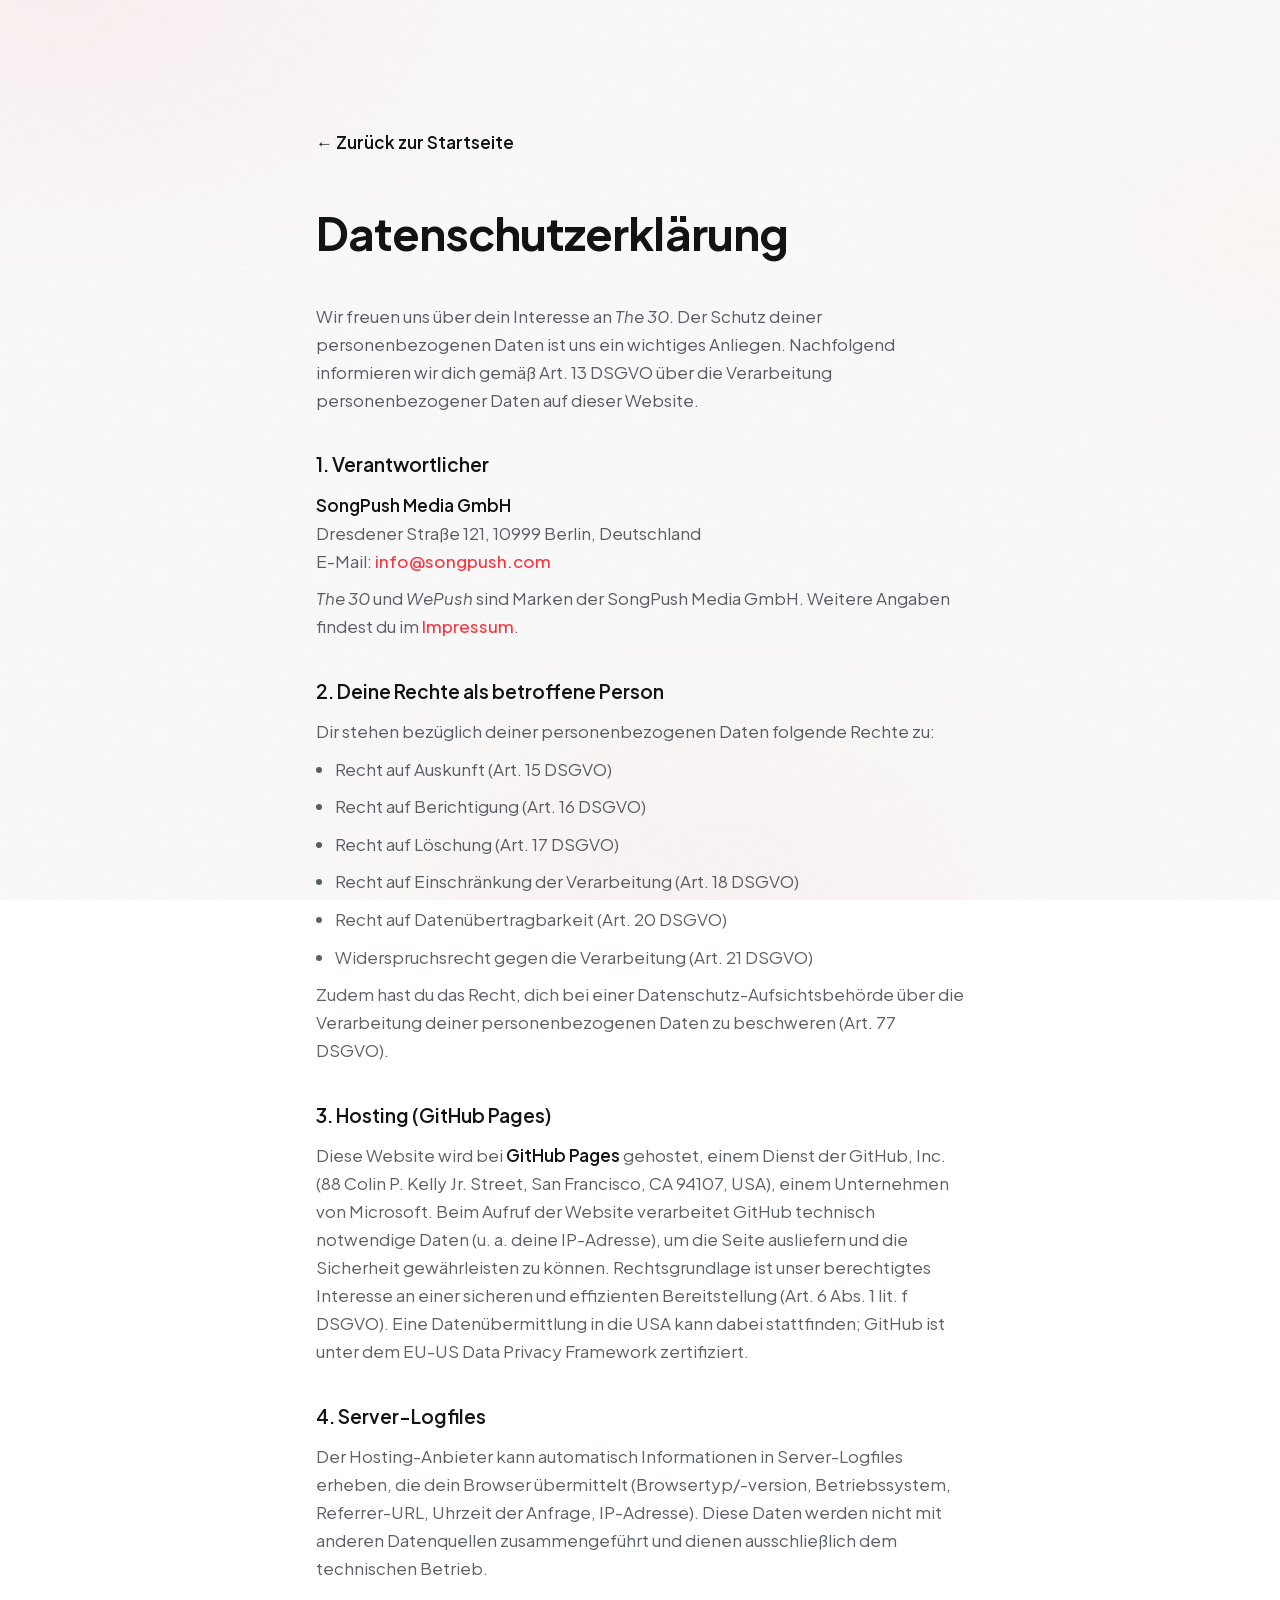
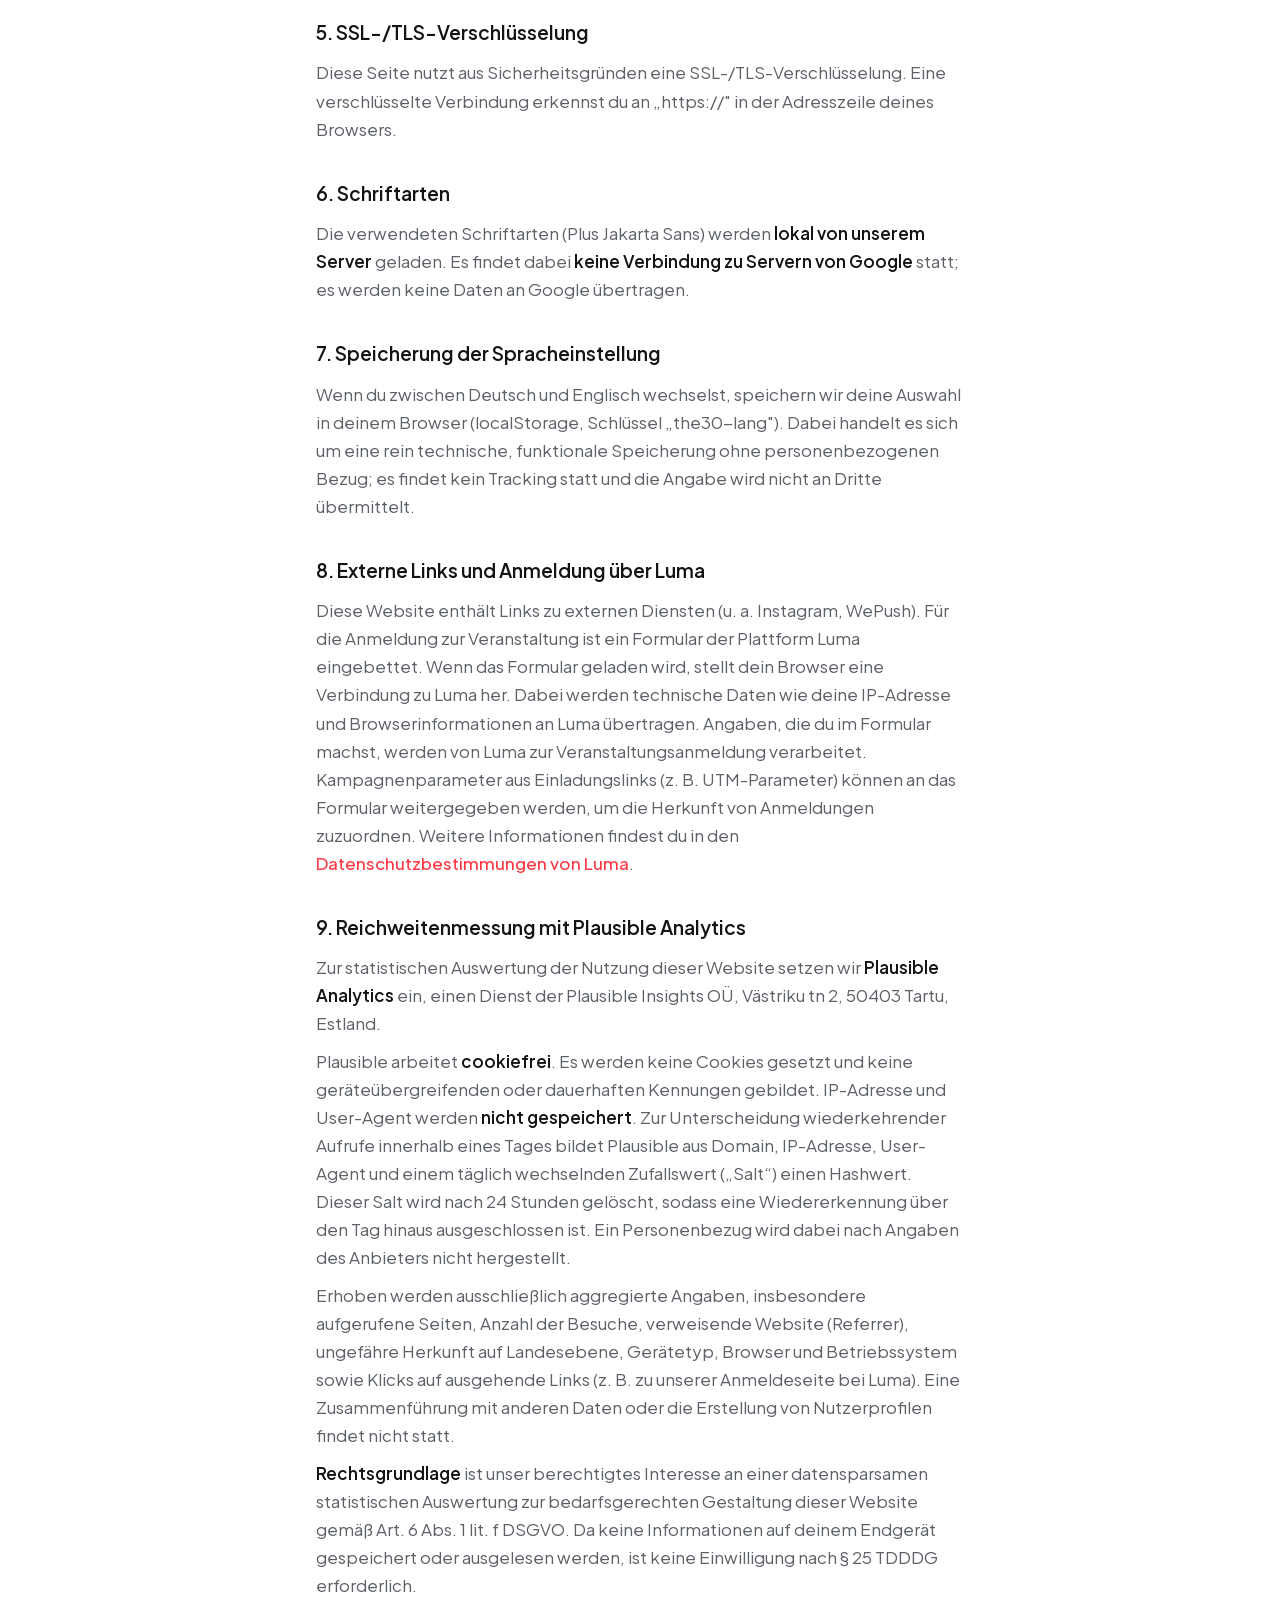
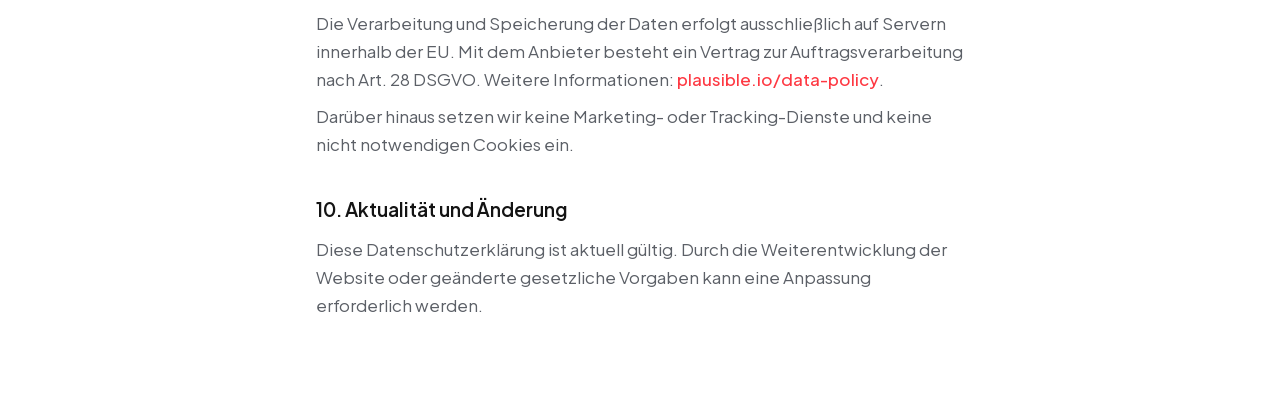
<file: datenschutz.html>
<!DOCTYPE html>
<html lang="de">
<head>
  <meta charset="UTF-8" />
  <meta name="viewport" content="width=device-width, initial-scale=1.0" />
  <title>Datenschutzerklärung — The 30</title>
  <meta name="robots" content="noindex" />
  <link rel="stylesheet" href="assets/fonts/jakarta.css" />
  <link rel="stylesheet" href="css/styles.css" />
  <!-- Favicons als echte Dateien: Google ignoriert Data-URI-Icons -->
  <link rel="icon" href="/favicon.ico" sizes="any" />
  <link rel="icon" type="image/png" sizes="48x48" href="/favicon-48.png" />
  <link rel="icon" type="image/png" sizes="96x96" href="/favicon-96.png" />
  <link rel="icon" type="image/png" sizes="192x192" href="/favicon-192.png" />
  <link rel="apple-touch-icon" sizes="180x180" href="/apple-touch-icon.png" />
  <style>
    .legal { max-width: 760px; margin-inline: auto; padding: 8rem var(--gutter) 5rem; }
    .legal h1 { font-weight: 700; letter-spacing: -0.02em; font-size: clamp(2rem, 5vw, 2.8rem); margin-bottom: 2rem; }
    .legal h2 { font-weight: 600; font-size: 1.2rem; margin: 2.2rem 0 0.6rem; }
    .legal p, .legal li { color: var(--ink-soft); margin-bottom: 0.6rem; }
    .legal ul { padding-left: 1.2rem; margin-bottom: 0.6rem; }
    .legal strong { color: var(--ink); font-weight: 600; }
    .legal a { color: var(--primary); font-weight: 500; }
    .legal .back { display: inline-flex; align-items: center; font-weight: 600; color: var(--ink); margin-bottom: 2.5rem; }
    .legal .back:hover { color: var(--primary); }
    .legal .note { margin-top: 2.5rem; padding: 1.1rem 1.3rem; background: var(--bg-soft); border: 1px solid var(--line); border-radius: 14px; font-size: 0.9rem; }
  </style>
  <!-- Privacy-friendly analytics by Plausible (cookiefrei, EU-gehostet) -->
  <script async src="https://plausible.io/js/pa-5q_BjpR9w3IDk_4XsYyIj.js"></script>
  <script>
    window.plausible=window.plausible||function(){(plausible.q=plausible.q||[]).push(arguments)},plausible.init=plausible.init||function(i){plausible.o=i||{}};
    plausible.init()
  </script>
</head>
<body>
  <main class="legal">
    <a href="/" class="back">← Zurück zur Startseite</a>
    <h1>Datenschutzerklärung</h1>

    <p>Wir freuen uns über dein Interesse an <em>The 30</em>. Der Schutz deiner personenbezogenen
       Daten ist uns ein wichtiges Anliegen. Nachfolgend informieren wir dich gemäß
       Art. 13 DSGVO über die Verarbeitung personenbezogener Daten auf dieser Website.</p>

    <h2>1. Verantwortlicher</h2>
    <p><strong>SongPush Media GmbH</strong><br />
       Dresdener Straße 121, 10999 Berlin, Deutschland<br />
       E-Mail: <a href="mailto:info@songpush.com">info@songpush.com</a></p>
    <p><em>The 30</em> und <em>WePush</em> sind Marken der SongPush Media GmbH. Weitere Angaben
       findest du im <a href="impressum.html">Impressum</a>.</p>

    <h2>2. Deine Rechte als betroffene Person</h2>
    <p>Dir stehen bezüglich deiner personenbezogenen Daten folgende Rechte zu:</p>
    <ul>
      <li>Recht auf Auskunft (Art. 15 DSGVO)</li>
      <li>Recht auf Berichtigung (Art. 16 DSGVO)</li>
      <li>Recht auf Löschung (Art. 17 DSGVO)</li>
      <li>Recht auf Einschränkung der Verarbeitung (Art. 18 DSGVO)</li>
      <li>Recht auf Datenübertragbarkeit (Art. 20 DSGVO)</li>
      <li>Widerspruchsrecht gegen die Verarbeitung (Art. 21 DSGVO)</li>
    </ul>
    <p>Zudem hast du das Recht, dich bei einer Datenschutz-Aufsichtsbehörde über die Verarbeitung
       deiner personenbezogenen Daten zu beschweren (Art. 77 DSGVO).</p>

    <h2>3. Hosting (GitHub Pages)</h2>
    <p>Diese Website wird bei <strong>GitHub Pages</strong> gehostet, einem Dienst der
       GitHub, Inc. (88 Colin P. Kelly Jr. Street, San Francisco, CA 94107, USA), einem Unternehmen
       von Microsoft. Beim Aufruf der Website verarbeitet GitHub technisch notwendige Daten
       (u. a. deine IP-Adresse), um die Seite ausliefern und die Sicherheit gewährleisten zu können.
       Rechtsgrundlage ist unser berechtigtes Interesse an einer sicheren und effizienten
       Bereitstellung (Art. 6 Abs. 1 lit. f DSGVO). Eine Datenübermittlung in die USA kann dabei
       stattfinden; GitHub ist unter dem EU-US Data Privacy Framework zertifiziert.</p>

    <h2>4. Server-Logfiles</h2>
    <p>Der Hosting-Anbieter kann automatisch Informationen in Server-Logfiles erheben, die dein
       Browser übermittelt (Browsertyp/-version, Betriebssystem, Referrer-URL, Uhrzeit der Anfrage,
       IP-Adresse). Diese Daten werden nicht mit anderen Datenquellen zusammengeführt und dienen
       ausschließlich dem technischen Betrieb.</p>

    <h2>5. SSL-/TLS-Verschlüsselung</h2>
    <p>Diese Seite nutzt aus Sicherheitsgründen eine SSL-/TLS-Verschlüsselung. Eine verschlüsselte
       Verbindung erkennst du an „https://" in der Adresszeile deines Browsers.</p>

    <h2>6. Schriftarten</h2>
    <p>Die verwendeten Schriftarten (Plus Jakarta Sans) werden <strong>lokal von unserem Server</strong>
       geladen. Es findet dabei <strong>keine Verbindung zu Servern von Google</strong> statt; es werden
       keine Daten an Google übertragen.</p>

    <h2>7. Speicherung der Spracheinstellung</h2>
    <p>Wenn du zwischen Deutsch und Englisch wechselst, speichern wir deine Auswahl in deinem Browser
       (localStorage, Schlüssel „the30-lang"). Dabei handelt es sich um eine rein technische,
       funktionale Speicherung ohne personenbezogenen Bezug; es findet kein Tracking statt und die
       Angabe wird nicht an Dritte übermittelt.</p>

    <h2>8. Externe Links und Anmeldung über Luma</h2>
    <p>Diese Website enthält Links zu externen Diensten (u. a. Instagram, WePush). Für die Anmeldung
       zur Veranstaltung ist ein Formular der Plattform Luma eingebettet. Wenn das Formular geladen
       wird, stellt dein Browser eine Verbindung zu Luma her. Dabei werden technische Daten wie
       deine IP-Adresse und Browserinformationen an Luma übertragen. Angaben, die du im Formular
       machst, werden von Luma zur Veranstaltungsanmeldung verarbeitet. Kampagnenparameter aus
       Einladungslinks (z. B. UTM-Parameter) können an das Formular weitergegeben werden, um die
       Herkunft von Anmeldungen zuzuordnen. Weitere Informationen findest du in den
       <a href="https://luma.com/privacy-policy" target="_blank" rel="noopener noreferrer">Datenschutzbestimmungen von Luma</a>.</p>

    <h2>9. Reichweitenmessung mit Plausible Analytics</h2>
    <p>Zur statistischen Auswertung der Nutzung dieser Website setzen wir <strong>Plausible
       Analytics</strong> ein, einen Dienst der Plausible Insights O&Uuml;, V&auml;striku tn 2,
       50403 Tartu, Estland.</p>
    <p>Plausible arbeitet <strong>cookiefrei</strong>. Es werden keine Cookies gesetzt und keine
       ger&auml;te&uuml;bergreifenden oder dauerhaften Kennungen gebildet. IP-Adresse und
       User-Agent werden <strong>nicht gespeichert</strong>. Zur Unterscheidung wiederkehrender
       Aufrufe innerhalb eines Tages bildet Plausible aus Domain, IP-Adresse, User-Agent und einem
       t&auml;glich wechselnden Zufallswert (&bdquo;Salt&ldquo;) einen Hashwert. Dieser Salt wird
       nach 24 Stunden gel&ouml;scht, sodass eine Wiedererkennung &uuml;ber den Tag hinaus
       ausgeschlossen ist. Ein Personenbezug wird dabei nach Angaben des Anbieters nicht
       hergestellt.</p>
    <p>Erhoben werden ausschlie&szlig;lich aggregierte Angaben, insbesondere aufgerufene Seiten,
       Anzahl der Besuche, verweisende Website (Referrer), ungef&auml;hre Herkunft auf Landesebene,
       Ger&auml;tetyp, Browser und Betriebssystem sowie Klicks auf ausgehende Links (z.&nbsp;B. zu
       unserer Anmeldeseite bei Luma). Eine Zusammenf&uuml;hrung mit anderen Daten oder die
       Erstellung von Nutzerprofilen findet nicht statt.</p>
    <p><strong>Rechtsgrundlage</strong> ist unser berechtigtes Interesse an einer datensparsamen
       statistischen Auswertung zur bedarfsgerechten Gestaltung dieser Website gem&auml;&szlig;
       Art.&nbsp;6 Abs.&nbsp;1 lit.&nbsp;f DSGVO. Da keine Informationen auf deinem Endger&auml;t
       gespeichert oder ausgelesen werden, ist keine Einwilligung nach &sect;&nbsp;25 TDDDG
       erforderlich.</p>
    <p>Die Verarbeitung und Speicherung der Daten erfolgt ausschlie&szlig;lich auf Servern
       innerhalb der EU. Mit dem Anbieter besteht ein Vertrag zur Auftragsverarbeitung nach
       Art.&nbsp;28 DSGVO. Weitere Informationen:
       <a href="https://plausible.io/data-policy" target="_blank" rel="noopener">plausible.io/data-policy</a>.</p>
    <p>Dar&uuml;ber hinaus setzen wir keine Marketing- oder Tracking-Dienste und keine nicht
       notwendigen Cookies ein.</p>

    <h2>10. Aktualität und Änderung</h2>
    <p>Diese Datenschutzerklärung ist aktuell gültig. Durch die Weiterentwicklung der Website oder
       geänderte gesetzliche Vorgaben kann eine Anpassung erforderlich werden.</p>
  </main>
</body>
</html>
</file>
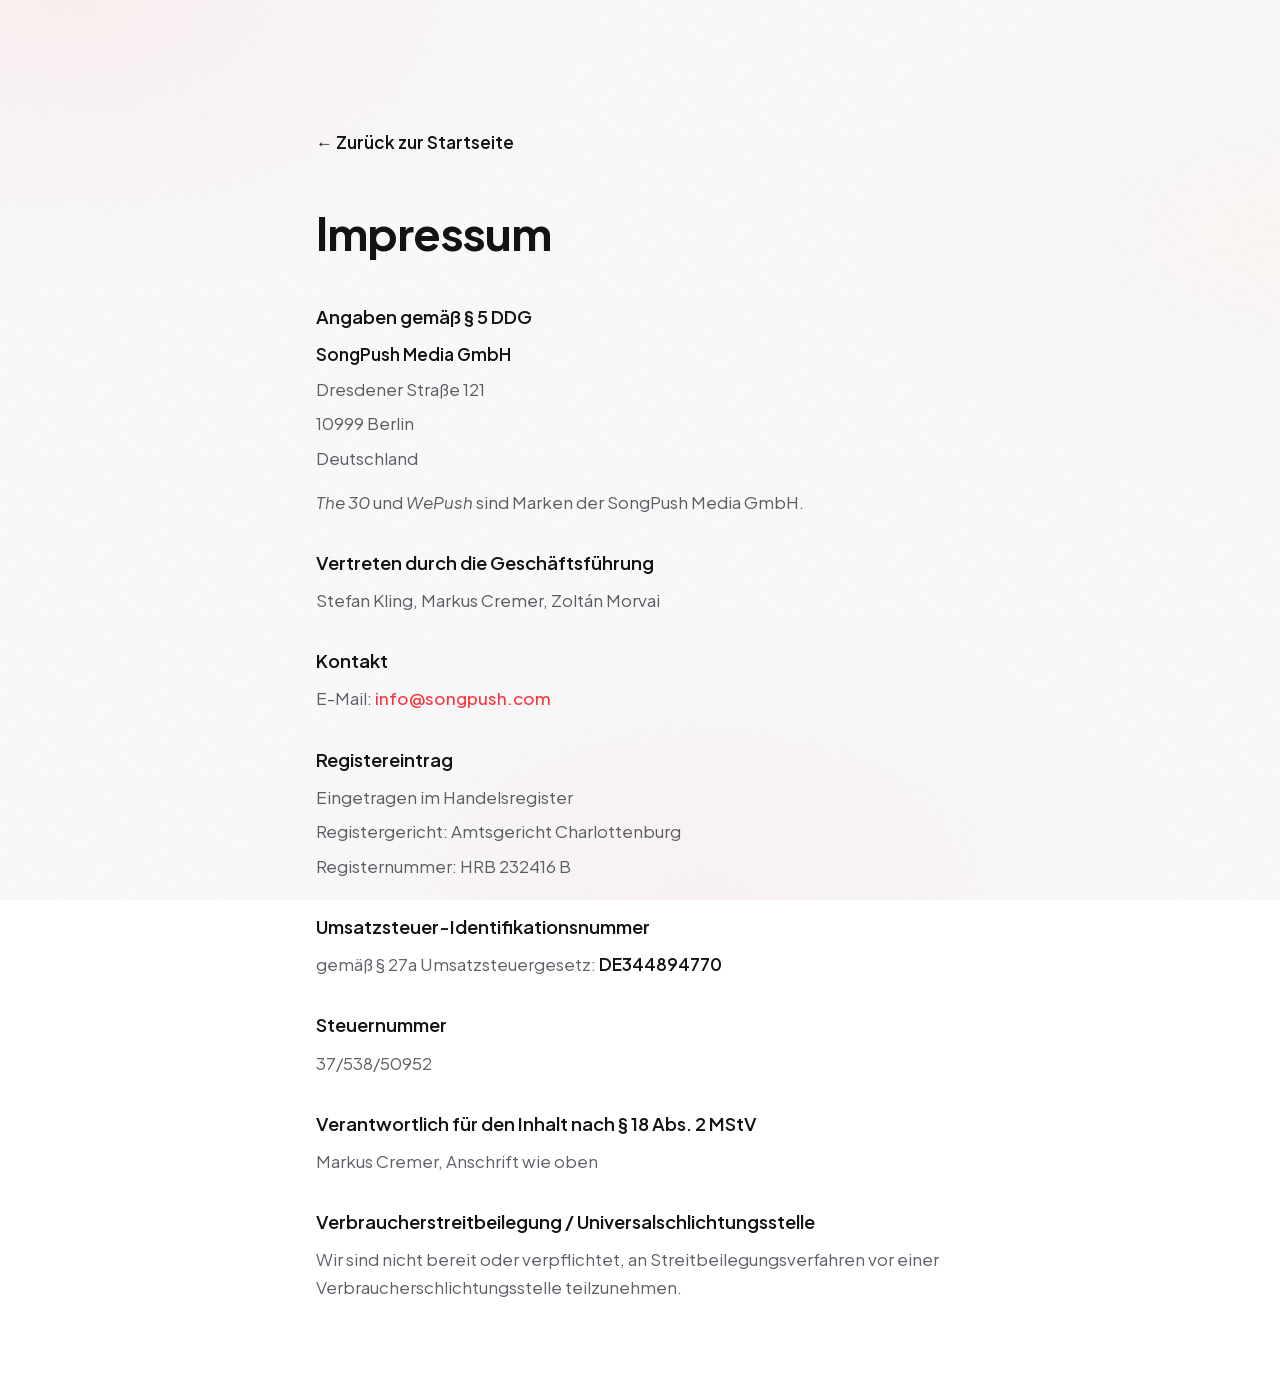
<file: impressum.html>
<!DOCTYPE html>
<html lang="de">
<head>
  <meta charset="UTF-8" />
  <meta name="viewport" content="width=device-width, initial-scale=1.0" />
  <title>Impressum — The 30</title>
  <meta name="robots" content="noindex" />
  <link rel="stylesheet" href="assets/fonts/jakarta.css" />
  <link rel="stylesheet" href="css/styles.css" />
  <!-- Favicons als echte Dateien: Google ignoriert Data-URI-Icons -->
  <link rel="icon" href="/favicon.ico" sizes="any" />
  <link rel="icon" type="image/png" sizes="48x48" href="/favicon-48.png" />
  <link rel="icon" type="image/png" sizes="96x96" href="/favicon-96.png" />
  <link rel="icon" type="image/png" sizes="192x192" href="/favicon-192.png" />
  <link rel="apple-touch-icon" sizes="180x180" href="/apple-touch-icon.png" />
  <style>
    .legal { max-width: 760px; margin-inline: auto; padding: 8rem var(--gutter) 5rem; }
    .legal h1 { font-weight: 700; letter-spacing: -0.02em; font-size: clamp(2rem, 5vw, 2.8rem); margin-bottom: 2rem; }
    .legal h2 { font-weight: 600; font-size: 1.15rem; margin: 2rem 0 0.5rem; }
    .legal p { color: var(--ink-soft); margin-bottom: 0.4rem; }
    .legal strong { color: var(--ink); font-weight: 600; }
    .legal a { color: var(--primary); font-weight: 500; }
    .legal .back { display: inline-flex; align-items: center; font-weight: 600; color: var(--ink); margin-bottom: 2.5rem; }
    .legal .back:hover { color: var(--primary); }
    .legal .note { margin-top: 2.5rem; padding: 1.1rem 1.3rem; background: var(--bg-soft); border: 1px solid var(--line); border-radius: 14px; font-size: 0.9rem; }
  </style>
  <!-- Privacy-friendly analytics by Plausible (cookiefrei, EU-gehostet) -->
  <script async src="https://plausible.io/js/pa-5q_BjpR9w3IDk_4XsYyIj.js"></script>
  <script>
    window.plausible=window.plausible||function(){(plausible.q=plausible.q||[]).push(arguments)},plausible.init=plausible.init||function(i){plausible.o=i||{}};
    plausible.init()
  </script>
</head>
<body>
  <main class="legal">
    <a href="/" class="back">← Zurück zur Startseite</a>
    <h1>Impressum</h1>

    <h2>Angaben gemäß § 5 DDG</h2>
    <p><strong>SongPush Media GmbH</strong></p>
    <p>Dresdener Straße 121</p>
    <p>10999 Berlin</p>
    <p>Deutschland</p>

    <p style="margin-top:1rem"><em>The 30</em> und <em>WePush</em> sind Marken der SongPush Media GmbH.</p>

    <h2>Vertreten durch die Geschäftsführung</h2>
    <p>Stefan Kling, Markus Cremer, Zoltán Morvai</p>

    <h2>Kontakt</h2>
    <p>E-Mail: <a href="mailto:info@songpush.com">info@songpush.com</a></p>

    <h2>Registereintrag</h2>
    <p>Eingetragen im Handelsregister</p>
    <p>Registergericht: Amtsgericht Charlottenburg</p>
    <p>Registernummer: HRB 232416 B</p>

    <h2>Umsatzsteuer-Identifikationsnummer</h2>
    <p>gemäß § 27a Umsatzsteuergesetz: <strong>DE344894770</strong></p>

    <h2>Steuernummer</h2>
    <p>37/538/50952</p>

    <h2>Verantwortlich für den Inhalt nach § 18 Abs. 2 MStV</h2>
    <p>Markus Cremer, Anschrift wie oben</p>

    <h2>Verbraucherstreitbeilegung / Universalschlichtungsstelle</h2>
    <p>Wir sind nicht bereit oder verpflichtet, an Streitbeilegungsverfahren vor einer
       Verbraucherschlichtungsstelle teilzunehmen.</p>
  </main>
</body>
</html>
</file>
<file: assets/fonts/jakarta.css>
/* cyrillic-ext */
@font-face {
  font-family: 'Plus Jakarta Sans';
  font-style: italic;
  font-weight: 400;
  font-display: swap;
  src: url(pjs-3.woff2) format('woff2');
  unicode-range: U+0460-052F, U+1C80-1C8A, U+20B4, U+2DE0-2DFF, U+A640-A69F, U+FE2E-FE2F;
}
/* vietnamese */
@font-face {
  font-family: 'Plus Jakarta Sans';
  font-style: italic;
  font-weight: 400;
  font-display: swap;
  src: url(pjs-1.woff2) format('woff2');
  unicode-range: U+0102-0103, U+0110-0111, U+0128-0129, U+0168-0169, U+01A0-01A1, U+01AF-01B0, U+0300-0301, U+0303-0304, U+0308-0309, U+0323, U+0329, U+1EA0-1EF9, U+20AB;
}
/* latin-ext */
@font-face {
  font-family: 'Plus Jakarta Sans';
  font-style: italic;
  font-weight: 400;
  font-display: swap;
  src: url(pjs-2.woff2) format('woff2');
  unicode-range: U+0100-02BA, U+02BD-02C5, U+02C7-02CC, U+02CE-02D7, U+02DD-02FF, U+0304, U+0308, U+0329, U+1D00-1DBF, U+1E00-1E9F, U+1EF2-1EFF, U+2020, U+20A0-20AB, U+20AD-20C0, U+2113, U+2C60-2C7F, U+A720-A7FF;
}
/* latin */
@font-face {
  font-family: 'Plus Jakarta Sans';
  font-style: italic;
  font-weight: 400;
  font-display: swap;
  src: url(pjs-0.woff2) format('woff2');
  unicode-range: U+0000-00FF, U+0131, U+0152-0153, U+02BB-02BC, U+02C6, U+02DA, U+02DC, U+0304, U+0308, U+0329, U+2000-206F, U+20AC, U+2122, U+2191, U+2193, U+2212, U+2215, U+FEFF, U+FFFD;
}
/* cyrillic-ext */
@font-face {
  font-family: 'Plus Jakarta Sans';
  font-style: normal;
  font-weight: 400;
  font-display: swap;
  src: url(pjs-7.woff2) format('woff2');
  unicode-range: U+0460-052F, U+1C80-1C8A, U+20B4, U+2DE0-2DFF, U+A640-A69F, U+FE2E-FE2F;
}
/* vietnamese */
@font-face {
  font-family: 'Plus Jakarta Sans';
  font-style: normal;
  font-weight: 400;
  font-display: swap;
  src: url(pjs-6.woff2) format('woff2');
  unicode-range: U+0102-0103, U+0110-0111, U+0128-0129, U+0168-0169, U+01A0-01A1, U+01AF-01B0, U+0300-0301, U+0303-0304, U+0308-0309, U+0323, U+0329, U+1EA0-1EF9, U+20AB;
}
/* latin-ext */
@font-face {
  font-family: 'Plus Jakarta Sans';
  font-style: normal;
  font-weight: 400;
  font-display: swap;
  src: url(pjs-5.woff2) format('woff2');
  unicode-range: U+0100-02BA, U+02BD-02C5, U+02C7-02CC, U+02CE-02D7, U+02DD-02FF, U+0304, U+0308, U+0329, U+1D00-1DBF, U+1E00-1E9F, U+1EF2-1EFF, U+2020, U+20A0-20AB, U+20AD-20C0, U+2113, U+2C60-2C7F, U+A720-A7FF;
}
/* latin */
@font-face {
  font-family: 'Plus Jakarta Sans';
  font-style: normal;
  font-weight: 400;
  font-display: swap;
  src: url(pjs-4.woff2) format('woff2');
  unicode-range: U+0000-00FF, U+0131, U+0152-0153, U+02BB-02BC, U+02C6, U+02DA, U+02DC, U+0304, U+0308, U+0329, U+2000-206F, U+20AC, U+2122, U+2191, U+2193, U+2212, U+2215, U+FEFF, U+FFFD;
}
/* cyrillic-ext */
@font-face {
  font-family: 'Plus Jakarta Sans';
  font-style: normal;
  font-weight: 500;
  font-display: swap;
  src: url(pjs-7.woff2) format('woff2');
  unicode-range: U+0460-052F, U+1C80-1C8A, U+20B4, U+2DE0-2DFF, U+A640-A69F, U+FE2E-FE2F;
}
/* vietnamese */
@font-face {
  font-family: 'Plus Jakarta Sans';
  font-style: normal;
  font-weight: 500;
  font-display: swap;
  src: url(pjs-6.woff2) format('woff2');
  unicode-range: U+0102-0103, U+0110-0111, U+0128-0129, U+0168-0169, U+01A0-01A1, U+01AF-01B0, U+0300-0301, U+0303-0304, U+0308-0309, U+0323, U+0329, U+1EA0-1EF9, U+20AB;
}
/* latin-ext */
@font-face {
  font-family: 'Plus Jakarta Sans';
  font-style: normal;
  font-weight: 500;
  font-display: swap;
  src: url(pjs-5.woff2) format('woff2');
  unicode-range: U+0100-02BA, U+02BD-02C5, U+02C7-02CC, U+02CE-02D7, U+02DD-02FF, U+0304, U+0308, U+0329, U+1D00-1DBF, U+1E00-1E9F, U+1EF2-1EFF, U+2020, U+20A0-20AB, U+20AD-20C0, U+2113, U+2C60-2C7F, U+A720-A7FF;
}
/* latin */
@font-face {
  font-family: 'Plus Jakarta Sans';
  font-style: normal;
  font-weight: 500;
  font-display: swap;
  src: url(pjs-4.woff2) format('woff2');
  unicode-range: U+0000-00FF, U+0131, U+0152-0153, U+02BB-02BC, U+02C6, U+02DA, U+02DC, U+0304, U+0308, U+0329, U+2000-206F, U+20AC, U+2122, U+2191, U+2193, U+2212, U+2215, U+FEFF, U+FFFD;
}
/* cyrillic-ext */
@font-face {
  font-family: 'Plus Jakarta Sans';
  font-style: normal;
  font-weight: 600;
  font-display: swap;
  src: url(pjs-7.woff2) format('woff2');
  unicode-range: U+0460-052F, U+1C80-1C8A, U+20B4, U+2DE0-2DFF, U+A640-A69F, U+FE2E-FE2F;
}
/* vietnamese */
@font-face {
  font-family: 'Plus Jakarta Sans';
  font-style: normal;
  font-weight: 600;
  font-display: swap;
  src: url(pjs-6.woff2) format('woff2');
  unicode-range: U+0102-0103, U+0110-0111, U+0128-0129, U+0168-0169, U+01A0-01A1, U+01AF-01B0, U+0300-0301, U+0303-0304, U+0308-0309, U+0323, U+0329, U+1EA0-1EF9, U+20AB;
}
/* latin-ext */
@font-face {
  font-family: 'Plus Jakarta Sans';
  font-style: normal;
  font-weight: 600;
  font-display: swap;
  src: url(pjs-5.woff2) format('woff2');
  unicode-range: U+0100-02BA, U+02BD-02C5, U+02C7-02CC, U+02CE-02D7, U+02DD-02FF, U+0304, U+0308, U+0329, U+1D00-1DBF, U+1E00-1E9F, U+1EF2-1EFF, U+2020, U+20A0-20AB, U+20AD-20C0, U+2113, U+2C60-2C7F, U+A720-A7FF;
}
/* latin */
@font-face {
  font-family: 'Plus Jakarta Sans';
  font-style: normal;
  font-weight: 600;
  font-display: swap;
  src: url(pjs-4.woff2) format('woff2');
  unicode-range: U+0000-00FF, U+0131, U+0152-0153, U+02BB-02BC, U+02C6, U+02DA, U+02DC, U+0304, U+0308, U+0329, U+2000-206F, U+20AC, U+2122, U+2191, U+2193, U+2212, U+2215, U+FEFF, U+FFFD;
}
/* cyrillic-ext */
@font-face {
  font-family: 'Plus Jakarta Sans';
  font-style: normal;
  font-weight: 700;
  font-display: swap;
  src: url(pjs-7.woff2) format('woff2');
  unicode-range: U+0460-052F, U+1C80-1C8A, U+20B4, U+2DE0-2DFF, U+A640-A69F, U+FE2E-FE2F;
}
/* vietnamese */
@font-face {
  font-family: 'Plus Jakarta Sans';
  font-style: normal;
  font-weight: 700;
  font-display: swap;
  src: url(pjs-6.woff2) format('woff2');
  unicode-range: U+0102-0103, U+0110-0111, U+0128-0129, U+0168-0169, U+01A0-01A1, U+01AF-01B0, U+0300-0301, U+0303-0304, U+0308-0309, U+0323, U+0329, U+1EA0-1EF9, U+20AB;
}
/* latin-ext */
@font-face {
  font-family: 'Plus Jakarta Sans';
  font-style: normal;
  font-weight: 700;
  font-display: swap;
  src: url(pjs-5.woff2) format('woff2');
  unicode-range: U+0100-02BA, U+02BD-02C5, U+02C7-02CC, U+02CE-02D7, U+02DD-02FF, U+0304, U+0308, U+0329, U+1D00-1DBF, U+1E00-1E9F, U+1EF2-1EFF, U+2020, U+20A0-20AB, U+20AD-20C0, U+2113, U+2C60-2C7F, U+A720-A7FF;
}
/* latin */
@font-face {
  font-family: 'Plus Jakarta Sans';
  font-style: normal;
  font-weight: 700;
  font-display: swap;
  src: url(pjs-4.woff2) format('woff2');
  unicode-range: U+0000-00FF, U+0131, U+0152-0153, U+02BB-02BC, U+02C6, U+02DA, U+02DC, U+0304, U+0308, U+0329, U+2000-206F, U+20AC, U+2122, U+2191, U+2193, U+2212, U+2215, U+FEFF, U+FFFD;
}
</file>
<file: css/styles.css>
/* =========================================================
   THE 30 — Creator Marketing Leaders Berlin
   Stil angelehnt an markus.ventures: minimalistisch, viel
   Whitespace, Plus Jakarta Sans. WePush-Farben, Rot nur dezent.
   Alle Marken-Variablen unter :root → einfaches Re-Branding.
   ========================================================= */
:root {
  /* Neutrale Basis (markus.ventures-Look) */
  --bg:      #ffffff;
  --bg-soft: #f6f4f1;   /* warmes Off-White für Sektionen */
  --ink:     #141414;   /* Überschriften / Text */
  --ink-2:   #16151a;   /* dunkle Panels */
  --ink-soft:#5c6067;   /* gedämpfter Text */
  --line:    #ececea;   /* feine Linien */

  /* WePush-Farben — Rot nur als dezenter Akzent */
  --primary:      #FE3842;
  --primary-dark: #E5323A;
  --primary-soft: #FFF1F1;
  --cyan:         #4DFFFF;  /* Teil der WePush-Palette; hier bewusst kaum genutzt */

  /* Typo */
  --font: "Plus Jakarta Sans", -apple-system, BlinkMacSystemFont, "Segoe UI", sans-serif;

  /* Layout */
  --maxw: 1120px;
  --gutter: clamp(1.25rem, 5vw, 3.5rem);
  --radius: 18px;
  --radius-sm: 12px;
}

*, *::before, *::after { box-sizing: border-box; margin: 0; padding: 0; }
html { scroll-behavior: smooth; -webkit-text-size-adjust: 100%; }
body {
  background-color: var(--bg); color: var(--ink);
  /* Weiches, warmes Ambient-Licht (organisch, edel, kein Tech-Muster) */
  background-image:
    radial-gradient(70% 55% at 5% 0%, rgba(254,56,66,0.05), transparent 60%),
    radial-gradient(58% 50% at 100% 26%, rgba(255,210,184,0.07), transparent 58%),
    radial-gradient(62% 55% at 55% 100%, rgba(254,56,66,0.035), transparent 62%);
  background-repeat: no-repeat;
  background-attachment: fixed;
  font-family: var(--font); font-size: 17px; line-height: 1.65; font-weight: 400;
  -webkit-font-smoothing: antialiased; overflow-x: hidden;
}
/* Feines, mattes Korn-/Papier-Muster über der ganzen Seite (edel, nicht-technisch) */
body::before {
  content: ""; position: fixed; inset: 0; z-index: 40; pointer-events: none; opacity: 0.055;
  background-image: url("data:image/svg+xml,%3Csvg xmlns='http://www.w3.org/2000/svg' width='160' height='160'%3E%3Cfilter id='n'%3E%3CfeTurbulence type='fractalNoise' baseFrequency='0.82' numOctaves='2' stitchTiles='stitch'/%3E%3CfeColorMatrix type='matrix' values='0 0 0 0 0 0 0 0 0 0 0 0 0 0 0 0 0 0 1 0'/%3E%3C/filter%3E%3Crect width='160' height='160' filter='url(%23n)'/%3E%3C/svg%3E");
  background-size: 160px 160px;
}
img { max-width: 100%; display: block; }
a { color: inherit; text-decoration: none; }
.container { width: 100%; max-width: var(--maxw); margin-inline: auto; padding-inline: var(--gutter); }

/* roter Text-Akzent (WePush-Rot) */
.hl { color: var(--primary); }
/* dezenter roter Akzent-Unterstrich (sparsam eingesetzt) */
.ux { position: relative; white-space: nowrap; }
.ux::after { content: ""; position: absolute; left: 0; right: 0; bottom: -0.06em; height: 2px; background: var(--primary); border-radius: 2px; opacity: .9; }

/* ---------- Eyebrow ---------- */
.eyebrow {
  display: inline-flex; align-items: center; gap: 0.55em;
  font-size: 0.74rem; font-weight: 600; letter-spacing: 0.11em; text-transform: uppercase;
  color: var(--ink-soft); margin-bottom: 1.3rem;
}
.eyebrow::before { content: ""; width: 18px; height: 1px; background: var(--ink-soft); opacity: .5; }
.eyebrow--dot::before { width: 7px; height: 7px; border-radius: 50%; background: var(--primary); opacity: 1; }

/* ---------- Buttons & Links ---------- */
.btn {
  display: inline-flex; align-items: center; justify-content: center;
  font-family: var(--font); font-weight: 600; font-size: 0.94rem;
  padding: 0.85em 1.7em; border-radius: 100px; border: 1px solid transparent; cursor: pointer;
  transition: transform .2s ease, background .2s ease, color .2s ease, box-shadow .25s ease, border-color .2s ease;
  white-space: nowrap;
}
.btn--dark { background: var(--ink); color: #fff; }
.btn--dark:hover { background: #000; transform: translateY(-2px); box-shadow: 0 10px 24px rgba(20,20,20,0.18); }
.btn--light { background: #fff; color: var(--ink); }
.btn--light:hover { transform: translateY(-2px); box-shadow: 0 12px 30px rgba(0,0,0,0.22); }
.btn--nav { padding: 0.62em 1.25em; font-size: 0.86rem; }
.btn--lg { font-size: 1rem; padding: 0.95em 2rem; }

.link-arrow { display: inline-flex; align-items: center; font-weight: 600; color: var(--ink);
  transition: color .2s, transform .2s; }
.link-arrow:hover { color: var(--primary); transform: translateX(3px); }
.link-arrow--lg { font-size: 1rem; }

/* ---------- Nav ---------- */
.nav {
  position: fixed; top: 0; left: 0; right: 0; z-index: 100;
  display: flex; align-items: center; justify-content: space-between;
  padding: 1.15rem var(--gutter);
  transition: background .3s ease, box-shadow .3s ease, padding .3s ease;
}
.nav.scrolled { background: rgba(255,255,255,0.82); backdrop-filter: blur(14px); -webkit-backdrop-filter: blur(14px);
  box-shadow: 0 1px 0 var(--line); padding-top: 0.8rem; padding-bottom: 0.8rem; }
.nav__brand { display: flex; flex-direction: column; line-height: 1; }
.nav__mark { font-weight: 700; font-size: 1.18rem; letter-spacing: -0.01em; }
.nav__by { font-size: 0.63rem; font-weight: 600; letter-spacing: 0.2em; text-transform: uppercase; color: var(--primary); margin-top: 4px; }
.nav__links { display: flex; gap: 2.1rem; }
.nav__links a { font-size: 0.92rem; font-weight: 500; color: var(--ink-soft); transition: color .2s; }
.nav__links a:hover { color: var(--ink); }
.nav__actions { display: flex; align-items: center; gap: 0.9rem; }
.langswitch { display: inline-flex; align-items: center; background: #f1efec; border: 1px solid var(--line); border-radius: 100px; padding: 3px; }
.langswitch__btn { font-family: var(--font); font-weight: 600; font-size: 0.78rem; letter-spacing: 0.03em;
  border: none; background: transparent; color: var(--ink-soft); cursor: pointer;
  padding: 0.32em 0.7em; border-radius: 100px; transition: background .2s, color .2s; }
.langswitch__btn.is-active { background: var(--ink); color: #fff; }

/* ---------- Trust / Logo-Bar ---------- */
.trustbar { padding: 2.6rem var(--gutter) 3.4rem; }
.trustbar .container { border-top: 1px solid var(--line); padding-top: 2.6rem; }
.trustbar__label { text-align: center; font-size: 0.72rem; font-weight: 600; letter-spacing: 0.13em;
  text-transform: uppercase; color: var(--ink-soft); margin-bottom: 2rem; }
.trustbar__logos { display: flex; flex-wrap: wrap; justify-content: center; align-items: center; gap: clamp(1.2rem, 2.6vw, 2.2rem) clamp(1rem, 2.1vw, 1.8rem); }
/* Logos einheitlich innerhalb einer Höhen-/Breiten-Box, ohne Verzerrung; ausgegraut → Farbe bei Hover */
.brand-img { max-height: 27px; max-width: 105px; width: auto; height: auto;
  filter: grayscale(1); opacity: 0.5; transition: filter .3s ease, opacity .3s ease, transform .3s ease; }
.brand-img:hover { filter: none; opacity: 1; transform: translateY(-2px); }
/* breite Wortmarken (cosnova, Duolingo) kleiner, damit sie nicht dominieren */
.brand-img--sm { max-height: 18px; max-width: 76px; }
/* größer (Nivea, Paramount, Sony Music, Gymondo) */
.brand-img--lg { max-height: 36px; max-width: 126px; }
/* kleiner (Suno) */
.brand-img--xs { max-height: 14px; max-width: 60px; }
/* Gymondo (gestapeltes Logo mit Innen-Padding → etwas größer für Balance) */
.brand-img--gym { max-height: 66px; max-width: 80px; }

/* ---------- Hero ---------- */
.hero { position: relative; min-height: 82vh; min-height: 82svh;
  display: flex; align-items: center; padding: 9rem var(--gutter) 2.5rem; overflow: hidden; }
.hero__grid-lines { position: absolute; inset: 0; z-index: 0;
  background-image: radial-gradient(60% 50% at 50% 0%, rgba(254,56,66,0.06), transparent 60%); }
.hero__layout { position: relative; z-index: 1; display: grid;
  grid-template-columns: 0.88fr 1.12fr; gap: clamp(2.5rem, 7vw, 6.5rem); align-items: stretch;
  width: 100%; max-width: 1320px; }
/* Text + CTA stehen als Block zusammen, oben bündig mit dem Bild */
.hero__inner { display: flex; flex-direction: column; justify-content: flex-start; gap: 0; }
.hero__top { max-width: 30rem; }
.hero__title { font-weight: 600; letter-spacing: -0.025em; line-height: 1.1;
  font-size: clamp(2.1rem, 4.4vw, 3.5rem); margin-bottom: 1.5rem; }
.hero__lede { max-width: 48ch; color: var(--ink-soft); font-size: clamp(1.05rem, 1.6vw, 1.2rem); }
/* Bild rechts, oben bündig mit der Textspalte */
.hero__media { position: relative; display: flex; align-items: flex-start; justify-content: flex-end; }
.hero__media img { display: block; width: 100%; height: auto; object-fit: cover;
  border-radius: 26px; box-shadow: 0 34px 80px rgba(20,20,20,0.24); }
/* Hero-Slideshow: der Rahmen gibt das Format vor, die Bilder liegen darin gestapelt */
.hero__media .hero__slider { position: relative; width: 100%; aspect-ratio: 3 / 2; height: auto;
  border-radius: 26px; overflow: hidden; box-shadow: 0 34px 80px rgba(20,20,20,0.24); }
.hero__media .hero__slider .slider__img { position: absolute; inset: 0; width: 100%; height: 100%;
  border-radius: 0; box-shadow: none; }
.hero__cta { display: flex; align-items: center; gap: 1.6rem; flex-wrap: wrap; margin-top: 2rem; }

/* ---------- Zusagen / Logo-Bar (schließt den Header ab) ---------- */
.approvals { padding: 0 var(--gutter) clamp(3rem, 6vw, 4.5rem); }
.approvals .container { border-top: 1px solid var(--line); padding-top: clamp(1.2rem, 2.2vw, 1.7rem); }
.approvals__label { text-align: center; font-size: 0.72rem; font-weight: 600; letter-spacing: 0.13em;
  text-transform: uppercase; color: var(--ink-soft); margin-bottom: 1.8rem; }
.approvals__logos { --logo-gap: clamp(0.55rem, 1.5vw, 1.2rem);
  display: flex; flex-wrap: nowrap; justify-content: space-between; align-items: center;
  overflow-x: auto; scrollbar-width: none; padding-block: 8px;
  gap: clamp(1.1rem, 2.4vw, 1.6rem) var(--logo-gap); }
/* Der Link ist nur Träger — die Graustufen-Optik kommt von .brand-img */
.approvals__logos::-webkit-scrollbar { display: none; }
.approvals__item { flex: 0 0 auto; display: inline-flex; align-items: center; justify-content: center; line-height: 0; }
.approvals__item:focus-visible { outline: 2px solid var(--primary); outline-offset: 6px; border-radius: 4px; }
/* Eigene, kleinere Staffelung als in der WePush-Trustbar: alle 11 Marken
   sollen auf dem Desktop in EINE Zeile passen. */
.approvals .brand-img { max-height: 23px; max-width: 92px; }
.approvals .brand-img--sm { max-height: 16px; max-width: 68px; }
/* gestapelte Wortmarke (Sunday Natural: Icon über Text) → über die Höhe ausgleichen */
.approvals .brand-img--stack { max-height: 29px; max-width: 73px; }
/* dünne Outline-Wortmarke → verschwindet sonst neben den flächigen Logos */
.approvals .brand-img[alt="Dr. Wolff Group"]:not(:hover) { opacity: 0.72; }
.approvals__more { text-align: center; margin-top: 1.6rem; font-size: 0.9rem; color: var(--ink-soft); }

/* ---------- Aftermovie ---------- */
.aftermovie { background-color: var(--bg-soft); }
/* Der Player darf breiter laufen als der Textcontainer */
.aftermovie .container { max-width: 1320px; }
.aftermovie__frame { margin-top: 2.4rem; border-radius: var(--radius); overflow: hidden;
  background: var(--ink-2); box-shadow: 0 30px 70px rgba(20,20,20,0.18); }
.aftermovie__frame video { display: block; width: 100%; height: auto; aspect-ratio: 16 / 9;
  object-fit: cover; background: var(--ink-2); }


/* ---------- Recap-Galerie (Masonry über CSS-Spalten) ---------- */
.recap__grid { margin-top: 2.4rem; column-count: 3; column-gap: 1rem; }
/* Kacheln sind Buttons (Lightbox) → Button-Optik komplett zurücksetzen */
.recap__item { display: block; width: 100%; padding: 0; margin: 0 0 1rem; border: 0; cursor: zoom-in;
  background: var(--bg-soft); border-radius: 14px; overflow: hidden; line-height: 0;
  break-inside: avoid; -webkit-column-break-inside: avoid; }
.recap__item img { width: 100%; height: auto; display: block;
  transition: transform .45s ease, filter .45s ease; }
.recap__item:hover img { transform: scale(1.04); filter: brightness(1.04); }
.recap__item:focus-visible { outline: 2px solid var(--primary); outline-offset: 3px; }

/* ---------- Lightbox ---------- */
.lightbox { position: fixed; inset: 0; z-index: 200; display: none;
  align-items: center; justify-content: center; padding: clamp(1rem, 4vw, 3rem);
  background: rgba(14,14,14,0.92); backdrop-filter: blur(6px); }
.lightbox.is-open { display: flex; }
.lightbox__img { max-width: 100%; max-height: 100%; width: auto; height: auto;
  border-radius: 10px; box-shadow: 0 30px 80px rgba(0,0,0,0.5); }
.lightbox__btn { position: absolute; background: rgba(255,255,255,0.1); border: 0; color: #fff;
  width: 46px; height: 46px; border-radius: 50%; cursor: pointer; display: flex;
  align-items: center; justify-content: center; font-size: 1.4rem; line-height: 1;
  transition: background .2s ease; }
.lightbox__btn:hover { background: rgba(255,255,255,0.22); }
.lightbox__btn:focus-visible { outline: 2px solid #fff; outline-offset: 2px; }
.lightbox__close { top: clamp(0.8rem, 3vw, 1.6rem); right: clamp(0.8rem, 3vw, 1.6rem); }
.lightbox__prev { left: clamp(0.5rem, 2vw, 1.4rem); }
.lightbox__next { right: clamp(0.5rem, 2vw, 1.4rem); }
.lightbox__count { position: absolute; bottom: clamp(0.9rem, 3vw, 1.6rem); left: 50%;
  transform: translateX(-50%); color: rgba(255,255,255,0.72); font-size: 0.82rem;
  letter-spacing: 0.08em; }

/* Abschluss-CTA unter einzelnen Sektionen: ein Satz, ein Button */
.section-cta { display: flex; flex-direction: column; align-items: center; gap: 1.1rem;
  text-align: center; margin-top: clamp(2.2rem, 4vw, 3.2rem); }
.section-cta__text { max-width: 46ch; color: var(--ink-soft);
  font-size: clamp(1rem, 1.5vw, 1.12rem); line-height: 1.5; }

/* ---------- Stimmen der Gäste ---------- */
/* 6er-Raster: normale Karte = 2 Spalten (drei pro Reihe), .voice--wide = 3 Spalten (zwei pro Reihe) */
.voices__grid { display: grid; gap: 1rem; grid-template-columns: repeat(6, 1fr); margin-top: 2.4rem; }
.voice { grid-column: span 2; margin: 0; display: flex; flex-direction: column; background: #fff;
  border: 1px solid var(--line); border-radius: 18px; padding: 1.5rem 1.4rem 1.3rem;
  box-shadow: 0 10px 30px rgba(20,20,20,0.05); }
.voice--wide { grid-column: span 3; padding: 1.9rem 1.8rem 1.5rem; }
.voice--wide .voice__quote { font-size: 1.14rem; line-height: 1.5; }
.voice__quote { margin: 0 0 auto; font-size: 0.97rem; line-height: 1.55; color: var(--ink); }
/* öffnendes Anführungszeichen als Akzent; das schließende steht im Text */
.voice__quote::before { content: "„"; color: var(--primary); font-weight: 700; font-size: 1.3em;
  line-height: 0; vertical-align: -0.12em; margin-right: 0.04em; }
html[lang="en"] .voice__quote::before { content: "“"; vertical-align: -0.28em; }
.voice figcaption { display: flex; align-items: center; justify-content: space-between; gap: 0.9rem 1rem;
  margin-top: 1.5rem; padding-top: 1.1rem; border-top: 1px solid var(--line); }
.voice__foot { flex: 1 1 auto; display: flex; align-items: center; gap: 0.75rem; min-width: 0; }
.voice__avatar { flex: 0 0 auto; width: 48px; height: 48px; border-radius: 50%; object-fit: cover;
  background: var(--bg-soft); }
.voice__who { min-width: 0; }
.voice__name { display: block; font-weight: 600; font-size: 0.92rem; letter-spacing: -0.01em; }
.voice__role { display: block; font-size: 0.76rem; color: var(--ink-soft); line-height: 1.35; margin-top: 0.1rem; }
.voice__brand { flex: 0 0 auto; height: 15px; display: flex; align-items: center; }
.voice__brand img { max-height: 15px; max-width: 94px; width: auto; filter: grayscale(1); opacity: 0.55; }
/* Kapten & Son ist extrem breit (12:1), NeoTaste vergleichsweise hoch */
.voice__brand img.is-wide { max-width: 100px; max-height: 10px; }
.voice__brand img.is-tall { max-height: 19px; max-width: 62px; }
@media (max-width: 900px) {
  .voices__grid { grid-template-columns: 1fr; }
  .voice, .voice--wide { grid-column: auto; }
}

/* ---------- Sections ---------- */
.section { padding: clamp(4.5rem, 10vw, 8.5rem) 0; position: relative; }
.section__title { font-weight: 600; letter-spacing: -0.02em; line-height: 1.18; font-size: clamp(1.7rem, 3.8vw, 2.7rem); max-width: 22ch; }
.section__title--sm { font-size: clamp(1.55rem, 3vw, 2.15rem); }
/* Überschriften, die bewusst in einer Zeile stehen sollen */
.nowrap-title { max-width: none; white-space: nowrap; }
.lead { margin-top: 1.5rem; max-width: 64ch; color: var(--ink-soft); font-size: 1.13rem; }

/* ---------- Vision ---------- */
.host { background-color: var(--bg-soft); }
/* Highlight-Satz unter Section 2 — weißes Panel mit grauem Rand, erhabener Effekt */
/* Highlight sitzt jetzt unter den Themen, in eigener Section (breiter als .container → Satz passt in 1 Zeile) */
.highlight-section { padding: clamp(0.5rem, 1.5vw, 1.5rem) 0 clamp(4.5rem, 10vw, 8rem); }
/* volle Seitenbreite — kein Rand links/rechts, keine Rundung */
.vision__highlight { position: relative; overflow: hidden; margin: 0; max-width: none; text-align: center;
  background: #fff; color: var(--ink);
  border-top: 1px solid var(--line); border-bottom: 1px solid var(--line); border-radius: 0;
  padding: clamp(1.6rem, 3.4vw, 2.4rem) clamp(1.4rem, 3.4vw, 2.6rem);
  transition: box-shadow .3s ease; }
/* warmes Bokeh an den Rändern, blendet zur Mitte aus → Text bleibt klar */
.vision__highlight::before { content: ""; position: absolute; inset: 0; z-index: 0; pointer-events: none;
  background: url("../assets/themes-bg.jpg") center / cover; opacity: 0.13;
  -webkit-mask-image: linear-gradient(90deg, #000, transparent 34%, transparent 66%, #000);
          mask-image: linear-gradient(90deg, #000, transparent 34%, transparent 66%, #000); }
.vision__highlight > * { position: relative; z-index: 1; }
.vision__highlight:hover { box-shadow: 0 18px 44px rgba(20,20,20,0.07); }
.vision__badge { display: inline-block; margin-bottom: 1.1rem; }
/* drop-shadow folgt der abgerundeten Form des Logos — box-shadow zeichnete an den
   unteren Ecken über die Rundung hinaus (sichtbare Kanten auf Mobile) */
.vision__badge svg { display: block; filter: drop-shadow(0 8px 18px rgba(20,20,20,0.18)); }
.vision__highlight-text { margin: 0; font-size: clamp(0.9rem, 1.35vw, 1.05rem); font-weight: 400;
  line-height: 1.6; color: var(--ink-soft); }
.vision__punch { display: inline-block; margin-top: 0.85rem; font-weight: 800;
  font-size: clamp(1.2rem, 2.2vw, 1.55rem); line-height: 1.3; letter-spacing: -0.01em; color: var(--ink); }
/* Video vollständig zeigen, keine abgeschnittenen Ränder; feste Ratio → nie leerer Kasten */

/* ---------- Line-up (Keynotes & Live-Musik) ---------- */
.lineup__grid { display: grid; grid-template-columns: repeat(3, 1fr); gap: 1.4rem; margin-top: 2.8rem; }
/* Blöcke: Keynotes / Live-Musik getrennt */
.lineup__block { margin-top: 2.8rem; }
.lineup__block + .lineup__block { margin-top: 3.6rem; }
.lineup__block .lineup__grid { margin-top: 1.3rem; }
.lineup__label { display: flex; align-items: center; gap: 1rem; margin: 0;
  font-size: 0.76rem; font-weight: 700; letter-spacing: 0.12em; text-transform: uppercase;
  color: var(--ink-soft); }
.lineup__label::after { content: ""; flex: 1; height: 1px; background: var(--line); }
.lineup__grid--two { grid-template-columns: repeat(2, 1fr); }
/* Karte direkt im Block (ohne Grid) braucht denselben Abstand zur Trennlinie */
.lineup__block > .act { margin-top: 1.3rem; }
/* Kleines, dezentes Marken-Logo — rechts in der Reihe der Social-Icons */
.act__brand { margin-left: auto; display: flex; align-items: center; }
.act__brand img { display: block; width: auto; height: 15px; max-width: 120px;
  opacity: 0.4; filter: grayscale(1);
  transition: opacity .25s ease, filter .25s ease; }
.act:hover .act__brand img { opacity: 0.72; filter: grayscale(0); }
/* Bild-Slideshow innerhalb einer Karte (auto alle 4s, Dots, Swipe) */
.slider { position: relative; width: 100%; height: 100%; overflow: hidden;
  background: var(--bg-soft); touch-action: pan-y; }
.slider__img { position: absolute; inset: 0; width: 100%; height: 100%; object-fit: cover;
  opacity: 0; transition: opacity .7s ease; }
.slider__img.is-active { opacity: 1; }
.slider__dots { position: absolute; left: 0; right: 0; bottom: 10px; z-index: 2;
  display: flex; justify-content: center; gap: 6px; }
.slider__dot { width: 7px; height: 7px; padding: 0; border: 0; border-radius: 50%; cursor: pointer;
  background: rgba(255,255,255,0.55); box-shadow: 0 1px 4px rgba(0,0,0,0.35);
  transition: background .25s ease, transform .25s ease; }
.slider__dot:hover { background: rgba(255,255,255,0.85); }
.slider__dot.is-active { background: #fff; transform: scale(1.3); }
/* Breite Karte (Live-Musik): Bild links, Text rechts */
.act--wide { display: grid; grid-template-columns: 1.05fr 1fr; padding-bottom: 0; }
.act--wide .act__media { aspect-ratio: auto; height: 100%; min-height: 320px; }
.act--wide .act__body { padding: 2.4rem 2.6rem; display: flex; flex-direction: column;
  justify-content: center; }
.act--wide .act__role { margin: 0; }
.act--wide .act__name { margin: 0.5rem 0; font-size: 1.9rem; }
.act--wide .act__text { margin: 0; font-size: 1rem; }
.act--wide .act__links { margin: 1.4rem 0 0; }
.act { background: #fff; border: 1px solid var(--line); border-radius: var(--radius); overflow: hidden;
  padding-bottom: 1.8rem; transition: transform .3s ease, box-shadow .3s ease; }
.act:hover { transform: translateY(-6px); box-shadow: 0 22px 46px rgba(20,20,20,0.09); }
.act__media { margin: 0; aspect-ratio: 16 / 10; overflow: hidden; }
.act__media img { display: block; width: 100%; height: 100%; object-fit: cover; }
.act__media--ph { display: flex; flex-direction: column; align-items: center; justify-content: center; gap: 0.3rem;
  background: var(--bg-soft); color: var(--ink-soft); border-bottom: 1px dashed var(--line); }
.act__media--ph span { font-weight: 600; }
.act__media--ph small { font-size: 0.78rem; opacity: 0.6; }
/* Surprise-Guest: dunkle Mystery-Kachel mit "?" */
.act__media--mystery { display: grid; place-items: center; position: relative; overflow: hidden;
  background: radial-gradient(120% 90% at 50% 20%, #2b2831, #141318 72%); }
.act__media--mystery::after { content: ""; position: absolute; inset: 0;
  background: radial-gradient(50% 45% at 50% 40%, rgba(254,56,66,0.28), transparent 70%); }
.act__q { position: relative; z-index: 1; font-weight: 800; font-size: clamp(3rem, 7vw, 4.6rem);
  color: #fff; text-shadow: 0 8px 30px rgba(0,0,0,0.4); }
.act--mystery:hover .act__q { transform: scale(1.08); transition: transform .3s ease; }
.act__role { display: inline-block; margin: 1.5rem 1.8rem 0; font-weight: 700; font-size: 0.75rem;
  letter-spacing: 0.08em; text-transform: uppercase; color: var(--primary); }
.act__name { margin: 0.5rem 1.8rem 0.5rem; font-weight: 600; font-size: 1.5rem; letter-spacing: -0.01em; }
.act__text { margin: 0 1.8rem; color: var(--ink-soft); font-size: 0.92rem; line-height: 1.55; }
.act__links { display: flex; align-items: center; gap: 0.5rem; margin: 1.2rem 1.8rem 0; }
.act__link { display: grid; place-items: center; width: 36px; height: 36px; border-radius: 50%;
  border: 1px solid var(--line); color: var(--ink);
  transition: background .2s ease, color .2s ease, border-color .2s ease, transform .2s ease; }
.act__link:hover { background: var(--ink); color: #fff; border-color: var(--ink); transform: translateY(-2px); }

/* ---------- Themes (peppige Karten) ---------- */
/* Kein eigener Hintergrund — die Sektion liegt auf dem Body-Hintergrund wie der Hero */
.themes__title { max-width: none; }
/* Überleitung von der These zu den sechs Fragen */
.themes__lead { margin-top: 1.1rem; max-width: 60ch; color: var(--ink-soft);
  font-size: clamp(1.02rem, 1.5vw, 1.15rem); line-height: 1.5; }
.themes__grid { display: grid; grid-template-columns: repeat(3, 1fr); gap: 1.1rem; margin-top: 2.8rem; }
.theme { position: relative; overflow: hidden; background: #fff; border: 1px solid var(--line); border-radius: var(--radius);
  padding: 1.9rem 1.8rem 2rem; transition: transform .3s ease, box-shadow .3s ease, border-color .3s ease; }
.theme:hover { transform: translateY(-6px); box-shadow: 0 22px 46px rgba(20,20,20,0.09); border-color: transparent; }
.theme__head { display: flex; align-items: center; gap: 0.7rem; margin-bottom: 1rem; }
/* kleiner Nummer-Chip */
.theme__icon { flex: none; display: grid; place-items: center; width: 34px; height: 34px;
  border-radius: 10px; background: var(--ink); color: #fff; font-weight: 700; font-size: 1.05rem;
  transition: background .3s ease, transform .3s ease; }
.theme:hover .theme__icon { background: var(--primary); transform: rotate(-6deg); }
/* kleines Kategorie-Label */
.theme__title { margin: 0; font-weight: 700; font-size: 0.78rem; letter-spacing: 0.07em; text-transform: uppercase; color: var(--primary); }
/* die Frage steht im Vordergrund — leicht und grau gehalten */
.theme__q { margin: 0; color: var(--ink-soft); font-weight: 400; font-size: clamp(0.98rem, 1.15vw, 1.1rem); line-height: 1.5; letter-spacing: -0.005em; }
.themes__more { text-align: center; margin-top: 2.3rem; color: var(--ink-soft); font-size: 1.05rem; }

/* ---------- Experience / Cards ---------- */
/* Stimmungs-Galerie: alle Fotos über identischen dunklen Filter vereinheitlicht */
.mood { display: grid; grid-template-columns: repeat(3, 1fr); gap: 1.1rem; margin-top: 2.8rem; }
/* Dots gehören zur Mobile-Slideshow und sind auf Desktop unsichtbar */
.mood-dots { display: none; }
.mood__tile { position: relative; margin: 0; border-radius: 18px; overflow: hidden; aspect-ratio: 4 / 5; }
.mood__tile img { width: 100%; height: 100%; object-fit: cover;
  filter: grayscale(0.35) brightness(0.6) contrast(1.05);
  transition: transform .6s ease, filter .4s ease; }
.mood__tile::after { content: ""; position: absolute; inset: 0; pointer-events: none;
  background: linear-gradient(to top, rgba(12,12,14,0.94) 0%, rgba(12,12,14,0.55) 30%, rgba(12,12,14,0.05) 62%, rgba(12,12,14,0.3) 100%); }
.mood__cap { position: absolute; left: 1.5rem; right: 1.5rem; bottom: 1.4rem; z-index: 1; color: #fff; }
.mood__cap h3 { font-weight: 600; font-size: 1.35rem; letter-spacing: -0.01em; margin-bottom: 0.4rem; }
.mood__cap p { color: rgba(255,255,255,0.82); font-size: 0.95rem; line-height: 1.4; }
.mood__tile:hover img { transform: scale(1.06); filter: grayscale(0.15) brightness(0.72) contrast(1.05); }

/* Überschrift „Drei Zutaten…" in einer Zeile */
.experience__title { max-width: none; white-space: nowrap; font-weight: 500; letter-spacing: -0.015em; }


.cards { display: grid; grid-template-columns: repeat(3, 1fr); gap: 1.3rem; margin-top: 3rem; }
.card { background: #fff; border: 1px solid var(--line); border-radius: var(--radius);
  padding: 2rem 1.9rem 2.2rem; transition: transform .3s ease, box-shadow .3s ease; position: relative; }
.card:hover { transform: translateY(-6px); box-shadow: 0 18px 40px rgba(20,20,20,0.07); }
.card__icon { display: grid; place-items: center; width: 52px; height: 52px; border-radius: 14px;
  border: 1px solid var(--line); color: var(--ink); margin-bottom: 1.3rem; transition: color .3s, border-color .3s; }
.card:hover .card__icon { color: var(--primary); border-color: var(--primary-soft); }
.card__idx { position: absolute; top: 1.5rem; right: 1.7rem; font-weight: 700; font-size: 0.95rem; color: var(--line); }
.card__title { font-weight: 600; font-size: 1.3rem; margin-bottom: 0.55rem; letter-spacing: -0.01em; }
.card__text { color: var(--ink-soft); font-size: 0.98rem; }

.flow { display: grid; grid-template-columns: repeat(4, 1fr); gap: 1.4rem; margin-top: 2.6rem;
  border-top: 1px solid var(--line); padding-top: 2.6rem; }
.flow__num { display: inline-grid; place-items: center; width: 30px; height: 30px; border-radius: 50%;
  border: 1px solid var(--line); color: var(--ink); font-weight: 600; font-size: 0.9rem; margin-bottom: 0.9rem; }
.flow__item h4 { font-weight: 600; font-size: 1.08rem; margin-bottom: 0.3rem; letter-spacing: -0.01em; }
.flow__item p { color: var(--ink-soft); font-size: 0.92rem; }

/* ---------- Location ---------- */
.location__grid { display: grid; grid-template-columns: 1.05fr 0.95fr; gap: clamp(2rem, 5vw, 4.5rem); align-items: stretch; }
/* Textspalte als Säule: der CTA wird nach unten geschoben und schließt
   damit bündig mit der Unterkante des Bildes rechts ab. */
.location__text { display: flex; flex-direction: column; }
.location .section-cta { align-items: flex-start; text-align: left;
  margin-top: auto; padding-top: clamp(1.6rem, 3vw, 2.4rem); }
/* Bild wächst auf die Höhe der Textspalte, damit beide unten bündig enden.
   Absolut positioniert, sonst bestimmt es die Zeilenhöhe mit und die
   Textspalte läuft über. */
.location__media { display: flex; }
.location__media .secret-card { flex: 1; min-height: 0; }
.location__media .secret-card img { position: absolute; inset: 0;
  width: 100%; height: 100%; aspect-ratio: auto; object-fit: cover; }
.location__addr { font-weight: 600; font-size: 1.1rem; margin-top: 0.9rem; }
/* Secret-Location-Karte: moody Bild + dunkles Overlay + Badge */
.secret-card { position: relative; margin: 0; border-radius: var(--radius); overflow: hidden;
  box-shadow: 0 24px 50px rgba(20,20,20,0.16); }
.secret-card img { display: block; width: 100%; height: 100%; aspect-ratio: 4 / 3; object-fit: cover;
  filter: brightness(0.72) grayscale(0.12); }
.secret-card::after { content: ""; position: absolute; inset: 0; pointer-events: none;
  background: linear-gradient(to top, rgba(12,12,14,0.9) 0%, rgba(12,12,14,0.15) 62%, rgba(12,12,14,0.35) 100%); }
.secret-card__cap { position: absolute; left: 1.5rem; right: 1.5rem; bottom: 1.4rem; z-index: 1;
  color: #fff; display: flex; flex-direction: column; gap: 0.2rem; }
.secret-card__lock { font-size: 1.4rem; margin-bottom: 0.4rem; }
.secret-card__cap strong { font-weight: 600; font-size: 1.08rem; letter-spacing: -0.01em; }
.secret-card__cap span { color: rgba(255,255,255,0.75); font-size: 0.92rem; }
.pin-card { position: relative; border-radius: var(--radius); overflow: hidden; border: 1px solid var(--line); }
.pin-card__map { display: block; width: 100%; }
.pin-card__label { position: absolute; left: 1.1rem; bottom: 1.1rem; background: #fff; padding: 0.65rem 1rem; border-radius: 12px;
  box-shadow: 0 6px 18px rgba(0,0,0,0.08); display: flex; flex-direction: column; }
.pin-card__label strong { font-weight: 600; font-size: 0.95rem; }
.pin-card__label span { font-size: 0.8rem; color: var(--ink-soft); }

/* ---------- Gallery ---------- */
.gallery { background: var(--bg-soft); }
.grid-gallery { display: grid; grid-template-columns: repeat(3, 1fr); gap: 1rem; margin-top: 2.6rem; }
.grid-gallery figure { margin: 0; border-radius: var(--radius-sm); overflow: hidden; }
.grid-gallery img { width: 100%; height: 100%; aspect-ratio: 1/1; object-fit: cover; transition: transform .5s ease; }
.grid-gallery figure:hover img { transform: scale(1.04); }
.ph-tile { aspect-ratio: 1/1; border-radius: var(--radius-sm); background: #fff; border: 1px solid var(--line);
  background-image: radial-gradient(var(--line) 1px, transparent 1px); background-size: 16px 16px; }

/* ---------- Host ---------- */
.host__grid { display: grid; grid-template-columns: 0.72fr 1.28fr; gap: clamp(1.5rem, 4vw, 3.4rem); align-items: stretch; max-width: 1300px; }
.host__media { display: flex; }
.host-photo { position: relative; width: 100%; max-width: 360px; }
.host-photo > img { display: block; width: 100%; height: 100%; min-height: 100%; object-fit: cover; border-radius: var(--radius);
  box-shadow: 0 24px 50px rgba(20,20,20,0.16); }
/* Text-Spalte: oben Inhalt, Logo-Bar unten → beide Spalten oben & unten bündig */
.host__text { display: flex; flex-direction: column; justify-content: space-between; gap: 2rem; }
.host-brands { border-top: 1px solid var(--line); padding-top: 1.6rem; }
.host-brands .trustbar__label { text-align: left; margin-bottom: 1.3rem; }
/* alle 10 Logos in EINER Reihe — Grid statt Flex, sonst wird das letzte abgeschnitten */
.host-brands .trustbar__logos { display: grid; grid-template-columns: repeat(10, 1fr);
  justify-items: center; align-items: center; gap: 0.5rem; }
.host-brands .brand-img { max-height: 20px; max-width: 100%; }
.host-brands .brand-img--lg { max-height: 23px; max-width: 100%; }
.host-brands .brand-img--sm { max-height: 13px; max-width: 100%; }
.host-brands .brand-img--xs { max-height: 11px; max-width: 100%; }
/* Gymondo ist quadratisch → über Höhe etwas größer */
.host-brands .brand-img[alt="Gymondo"] { max-height: 36px; max-width: 42px; }
.host-photo__logo { position: absolute; top: 1rem; left: 1rem; background: #fff; padding: 0.5rem 0.8rem;
  border-radius: 12px; box-shadow: 0 8px 20px rgba(0,0,0,0.22); display: flex; }
.host-photo__logo img { height: 16px; width: auto; display: block; }
.host__wepush-cta { margin-top: 1.8rem; }
/* Social-Icons */
.socials { display: flex; gap: 0.7rem; margin-top: 1.7rem; }
.social { display: grid; place-items: center; width: 46px; height: 46px; border-radius: 50%; border: 1px solid var(--line);
  color: var(--ink); transition: background .2s ease, color .2s ease, border-color .2s ease, transform .2s ease; }
.social:hover { background: var(--ink); color: #fff; border-color: var(--ink); transform: translateY(-2px); }

/* ---------- FAQ ---------- */
.faq__container { max-width: 800px; }
.accordion { margin-top: 2.6rem; border-top: 1px solid var(--line); }
.acc { border-bottom: 1px solid var(--line); }
.acc summary { list-style: none; cursor: pointer; padding: 1.35rem 0; font-weight: 600; font-size: 1.1rem;
  display: flex; justify-content: space-between; align-items: center; gap: 1rem; letter-spacing: -0.01em; }
.acc summary::-webkit-details-marker { display: none; }
.acc summary::after { content: "+"; color: var(--ink-soft); font-size: 1.5rem; font-weight: 400; transition: transform .3s, color .3s; line-height: 1; }
.acc[open] summary::after { transform: rotate(45deg); color: var(--primary); }
.acc__body { padding-bottom: 1.4rem; color: var(--ink-soft); max-width: 64ch; }

/* ---------- CTA ---------- */
.cta-wrap { padding-bottom: clamp(3rem, 7vw, 5rem); }
.cta-panel { background: var(--ink-2); color: #fff; border-radius: 28px; text-align: center;
  padding: clamp(3rem, 8vw, 5.5rem) clamp(1.5rem, 5vw, 4rem); position: relative; overflow: hidden; }
.cta-panel::before { content: ""; position: absolute; top: -40%; left: 50%; transform: translateX(-50%);
  width: 480px; height: 480px; border-radius: 50%;
  background: radial-gradient(circle, rgba(254,56,66,0.18), transparent 62%); }
.cta-panel > * { position: relative; z-index: 1; }
.cta-panel__title { font-weight: 600; font-size: clamp(1.9rem, 5vw, 3rem); letter-spacing: -0.02em; }
.cta-panel__sub { margin: 1rem auto 2rem; color: rgba(255,255,255,0.72); font-size: 1.08rem; max-width: 40ch; }

/* ---------- Register / Luma-Embed ---------- */
.register__inner { text-align: center; }
.register__inner .section__title { max-width: 24ch; margin-inline: auto; }
.register__inner .lead { margin-inline: auto; }
/* Status-Pill: hält die Exklusivität, zeigt aber den Weg hinein */
.register__status { display: inline-flex; align-items: center; gap: 0.55em;
  margin: 1.2rem 0 0; padding: 0.42em 0.95em;
  background: #fff; border: 1px solid var(--line); border-radius: 100px;
  font-size: 0.72rem; font-weight: 600; letter-spacing: 0.08em; text-transform: uppercase;
  color: var(--ink-soft); }
.register__status::before { content: ""; width: 6px; height: 6px; border-radius: 50%;
  background: var(--primary); }
.register__status + .lead { margin-top: 1.1rem; }

#register { scroll-margin-top: 88px; }
.luma-embed { width: 100%; max-width: 600px; margin: 2.6rem auto 0;
  display: flex; flex-direction: column; align-items: center; gap: 0.9rem; }
.luma-embed iframe { display: block; width: 100%; height: 800px; border: 1px solid var(--line);
  border-radius: var(--radius); background: #fff; box-shadow: 0 16px 40px rgba(20,20,20,.06); }
.luma-embed__note, .luma-embed__fallback { font-size: 0.82rem; line-height: 1.6; color: var(--ink-soft); }
.luma-embed__fallback { text-decoration: underline; text-underline-offset: 3px; }
.luma-embed__fallback:hover { color: var(--ink); }
@media (max-width: 560px) {
  .luma-embed { margin-top: 2rem; }
  .luma-embed iframe { height: 940px; }
}

/* ---------- Footer ---------- */
.footer { padding-top: 1rem; padding-bottom: 2rem; }
.footer__grid { display: flex; justify-content: space-between; flex-wrap: wrap; gap: 2rem; padding-bottom: 2.4rem; border-bottom: 1px solid var(--line); }
.footer__brand .nav__mark { font-size: 1.3rem; }
.footer__brand p { color: var(--ink-soft); font-size: 0.9rem; margin-top: 0.4rem; }
.footer__links { display: flex; gap: 1.8rem; flex-wrap: wrap; }
.footer__links a { color: var(--ink-soft); font-size: 0.92rem; font-weight: 500; transition: color .2s; }
.footer__links a:hover { color: var(--primary); }
.footer__bottom { display: flex; justify-content: space-between; flex-wrap: wrap; gap: 0.6rem; padding-block: 1.6rem; color: var(--ink-soft); font-size: 0.82rem; }
.footer__bottom a:hover { color: var(--primary); }

/* ---------- Reveal ---------- */
.reveal { opacity: 0; transform: translateY(22px); transition: opacity .7s ease, transform .7s ease; }
.reveal.is-visible { opacity: 1; transform: none; }
@media (prefers-reduced-motion: reduce) {
  .reveal { opacity: 1; transform: none; transition: none; }
  html { scroll-behavior: auto; }
}

/* ---------- Responsive ---------- */
/* Logos bleiben in einer Zeile; auf schmalen Displays horizontal wischbar. */
@media (max-width: 1200px) {
  .approvals__logos { --logo-gap: 0.8rem; justify-content: flex-start; }
}

@media (max-width: 900px) {
  .nav__links { display: none; }
  .cards, .flow, .themes__grid { grid-template-columns: 1fr 1fr; }
  .lineup__grid { grid-template-columns: 1fr; max-width: 520px; }
  .lineup__grid--two { grid-template-columns: 1fr; max-width: 520px; }
  .act--wide { grid-template-columns: 1fr; max-width: 520px; }
  .act--wide .act__media { aspect-ratio: 16 / 10; min-height: 0; }
  .act--wide .act__body { padding: 1.6rem 1.8rem 1.9rem; }
  .act--wide .act__name { font-size: 1.5rem; }
  .location__grid, .host__grid { grid-template-columns: 1fr; }
  .location .section-cta { margin-top: 0; }
  .location__media .secret-card img { position: static; aspect-ratio: 4 / 3; height: auto; }
  .hero__layout { max-width: 620px; }
  .hero__top { max-width: none; }
  .host-photo { max-width: 300px; }
  .host-photo > img { height: auto; min-height: 0; aspect-ratio: 4 / 5; }
  .host__text { display: block; }
  /* mehr Luft über dem Label, dann 10 Logos als 2 bündige Reihen à 5 */
  .host-brands { margin-top: 3.2rem; padding-top: 2.4rem; }
  .host-brands .trustbar__label { margin-bottom: 1.6rem; }
  .host-brands .trustbar__logos { display: grid; grid-template-columns: repeat(5, 1fr);
    justify-items: center; align-items: center; gap: 1.5rem 0.9rem; }
  .host-brands .brand-img { max-height: 24px; max-width: 100%; }
  .host-brands .brand-img--lg { max-height: 28px; max-width: 100%; }
  .host-brands .brand-img--sm { max-height: 16px; max-width: 100%; }
  .host-brands .brand-img--xs { max-height: 11px; max-width: 100%; }
  .host-brands .brand-img[alt="Gymondo"] { max-height: 44px; }
  .approvals .brand-img { max-height: 20px; max-width: 100%; }
  .approvals .brand-img--sm { max-height: 14px; max-width: 100%; }
  .approvals .brand-img--stack { max-height: 26px; max-width: 100%; }
  .recap__grid { column-count: 2; }
  .hero { min-height: 0; padding: 8rem var(--gutter) 4rem; }
  .hero__layout { grid-template-columns: 1fr; gap: 2.5rem; }
  .hero__inner { max-width: 620px; }
  .hero__media { max-width: 480px; align-items: stretch; }
  .hero__media img { width: 100%; height: auto; }
  .nowrap-title { white-space: normal; }
}
@media (max-width: 560px) {
  body { font-size: 16px; }
  .cards, .flow, .grid-gallery, .themes__grid, .lineup__grid { grid-template-columns: 1fr; }
  .grid-gallery { grid-template-columns: 1fr 1fr; }
  /* Die drei Stimmungsbilder werden auf Mobile zur Swipe-Slideshow */
  .mood { display: flex; grid-template-columns: none; gap: 0.8rem;
    overflow-x: auto; scroll-snap-type: x mandatory;
    scrollbar-width: none; -ms-overflow-style: none;
    margin-inline: calc(var(--gutter) * -1); padding-inline: var(--gutter); }
  .mood::-webkit-scrollbar { display: none; }
  .mood__tile { flex: 0 0 100%; scroll-snap-align: center; aspect-ratio: 3 / 2; }
  .mood-dots { display: flex; justify-content: center; gap: 6px; margin-top: 1rem; }
  .mood-dot { width: 7px; height: 7px; padding: 0; border: 0; border-radius: 50%; cursor: pointer;
    background: rgba(20,20,20,0.2); transition: background .25s ease, transform .25s ease; }
  .mood-dot.is-active { background: var(--ink); transform: scale(1.3); }
  /* Rolle in eine eigene Zeile, damit der Name nicht mitten im Wort umbricht */
  /* Fließtext der Location-Sektion etwas kompakter */
  .location .lead { font-size: 1rem; line-height: 1.55; }
  .hero { padding-top: 7rem; }
  /* Anmelde-Sektion: Überschrift + Lead sind neben der Luma-Karte redundant */
  .register .section__title, .register .lead { display: none; }
  .nav { padding-inline: 1.1rem; }
  .recap__grid { column-count: 2; column-gap: 0.6rem; }
  .recap__item { margin-bottom: 0.6rem; border-radius: 10px; }
  .btn--nav { display: none; }
  .brand-img { max-height: 21px; max-width: 76px; }
  /* Einzeilige Logo-Leiste bis an die seitlichen Abstände. */
  .approvals__logos { --logo-gap: 0.45rem; gap: 1.1rem var(--logo-gap);
    margin-inline: calc(var(--gutter) * -1); }
  .approvals .brand-img { max-height: 15px; }
  .approvals .brand-img--sm { max-height: 12px; }
  .approvals .brand-img--stack { max-height: 22px; }
  .approvals__label { font-size: 0.66rem; margin-bottom: 1.4rem; }
}

/* Speaker section for the second edition. */
.speakers { background: var(--bg-soft); }
.speakers .container { max-width: 1520px; }
.speakers .section__title { max-width: none; }
.speakers__grid { display: grid; grid-template-columns: repeat(3,minmax(0,438.46px)); justify-content: center; align-items: stretch; gap: 1.5rem; margin-top: 2.8rem; }
.speaker { display: flex; flex-direction: column; background: #fff; border: 1px solid var(--line); border-radius: 22px; overflow: hidden; }
.speaker__brand { display: flex; align-items: center; justify-content: space-between; gap: 1rem; padding: 1.3rem 1.6rem; min-height: 104px; }
.speaker__brand img { width: 148px; height: 64px; object-fit: contain; }
.speaker__brand span { font-size: .65rem; text-transform: uppercase; letter-spacing: .06em; color: var(--ink-soft); max-width: 13ch; }
.speaker__portrait { position: relative; aspect-ratio: 620 / 403; flex-shrink: 0; overflow: hidden; background: var(--bg-soft); }
.speaker__portrait > img { width: 100%; height: 100%; object-fit: cover; object-position: center 30%; }
.speaker__portrait figcaption { position: absolute; right: 10px; bottom: 8px; padding: 2px 6px; border-radius: 4px; background: rgba(0,0,0,.58); color: #fff; font-size: .55rem; }
.speaker__body { padding: 1.7rem; display: flex; flex: 1; flex-direction: column; }
.speaker__role { font-size: .73rem; color: var(--primary-dark); font-weight: 600; }
.speaker h3 { font-size: clamp(1.4rem,2.4vw,1.85rem); line-height: 1.2; letter-spacing: -.03em; margin-top: .5rem; }
.speaker__bio { margin-top: 1rem; color: var(--ink-soft); font-size: .94rem; line-height: 1.7; }
.speaker__links { display: flex; align-items: center; flex-wrap: wrap; gap: .8rem 1.2rem; padding-top: 1.5rem; margin-top: auto; }
.speaker__links a { display: inline-flex; align-items: center; gap: .5rem; font-size: .75rem; font-weight: 600; min-height: 44px; }
.speaker__links a:hover { color: var(--primary-dark); }
.speaker__article { border-bottom: 1px solid var(--line); }
.speaker__links a:focus-visible { outline: 2px solid var(--primary); outline-offset: 5px; }
@media (max-width: 760px) {
  .speakers__grid { grid-template-columns: minmax(0,438.46px); }
  .speaker__brand { padding-inline: 1.3rem; }
  .speaker__body { padding: 1.3rem; }
}

/* Music teaser and the unified retrospective. */
.speaker__brand .speaker__music-label { display: inline-flex; align-items: center; gap: .7rem; color: var(--ink); max-width: none; }
.speaker__brand .speaker__music-label > span { font-size: .85rem; font-weight: 600; max-width: none; }
.speaker__portrait--mystery { background: #16151a; }
.speaker__portrait--mystery > img { filter: blur(8px); transform: scale(1.1); opacity: .65; }
.speaker__mystery-mark { position: absolute; inset: 0; display: grid; place-items: center; color: #fff; font-size: 4rem; font-weight: 500; }
.speaker__pending { margin-top: auto; padding-top: 1.8rem; font-size: .75rem; color: var(--ink-soft); }
.recap__meta { margin-top: 1rem; color: var(--ink-soft); font-size: .9rem; }
.recap__photos-title { margin-top: 3rem; font-size: 1.25rem; font-weight: 600; }
.recap-anchor { display: block; }
@media (min-width: 761px) and (max-width: 1100px) {
  .speakers__grid { grid-template-columns: repeat(2,minmax(0,438.46px)); }
  .speaker--music { grid-column: 1 / -1; width: min(100%,438.46px); justify-self: center; }
}

/* Space for the dinner introduction and guest feedback within the recap. */
.recap__intro { max-width: 78ch; margin: clamp(2rem,4vw,3rem) auto 0; color: var(--ink-soft); font-size: clamp(1rem,1.35vw,1.1rem); line-height: 1.8; }
.recap__intro p + p { margin-top: 1.2rem; }
.recap__quotes-title { margin-top: clamp(2.5rem,4vw,3.5rem); font-size: 1.25rem; font-weight: 600; line-height: 1.4; }
.recap__quotes-title + .voices__grid { margin-top: 1.4rem; }

/* The dinner statement bridges the speaker CTA and the recap. */
.dinner-statement { background: var(--bg-soft); }
.dinner-statement .container { max-width: 1320px; }
.dinner-statement__panel .vision__highlight-text { font-size: clamp(.8rem, 1.05vw, 1rem); line-height: 1.8; color: var(--ink); }
@media (max-width: 600px) {
  .dinner-statement__panel .vision__highlight-text { font-size: .95rem; text-wrap: balance; }
}
.recap__statement { margin-top: clamp(2rem,4vw,3rem); }
.recap__grid--second { margin-top: clamp(2rem,4vw,3rem); }

/* Aligned columns preserve the masonry rhythm and crop only the last tile. */
.recap__grid.is-aligned { display: grid; grid-template-columns: repeat(var(--recap-columns),minmax(0,1fr)); column-count: auto; gap: var(--recap-gap); }
.recap__column { display: flex; flex-direction: column; gap: var(--recap-gap); min-width: 0; }
.recap__grid.is-aligned .recap__item { margin-bottom: 0; flex-shrink: 0; }
.recap__item--cropped img { height: 100%; object-fit: cover; object-position: center bottom; }
</file>
